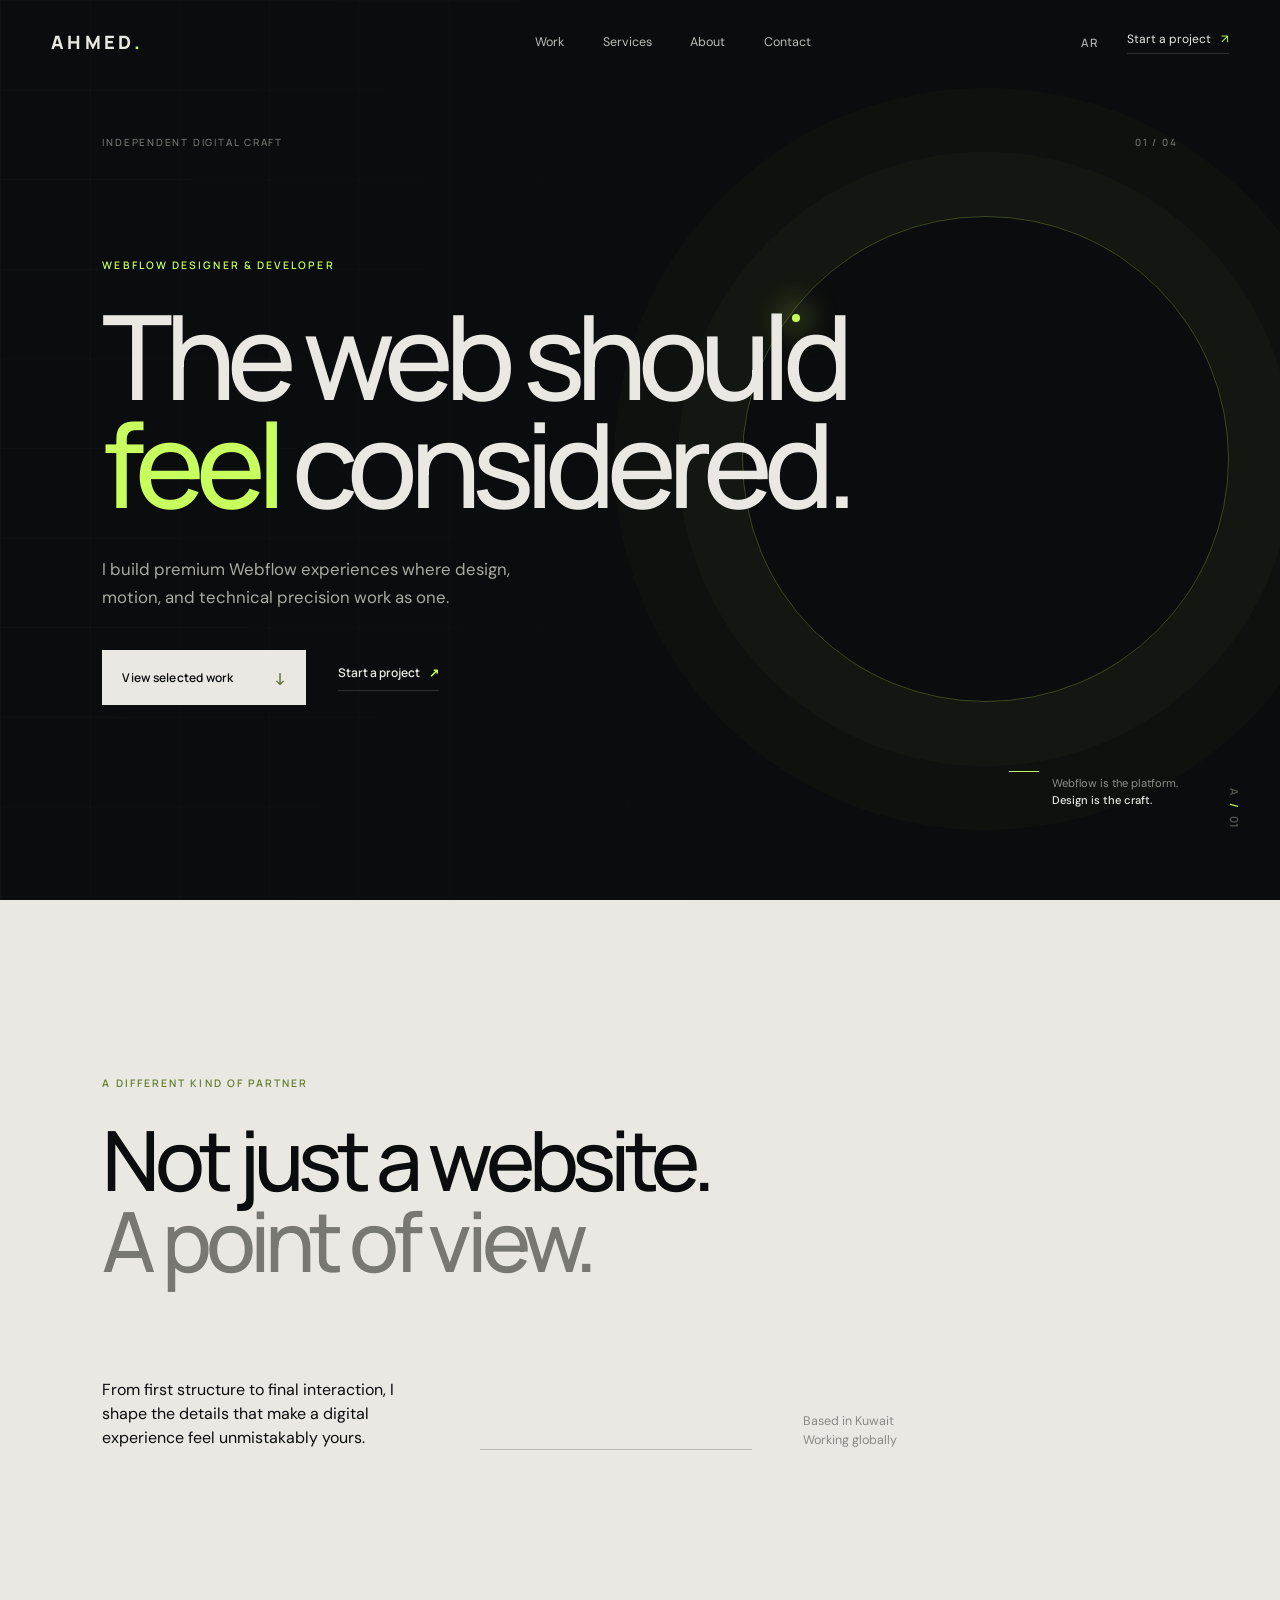
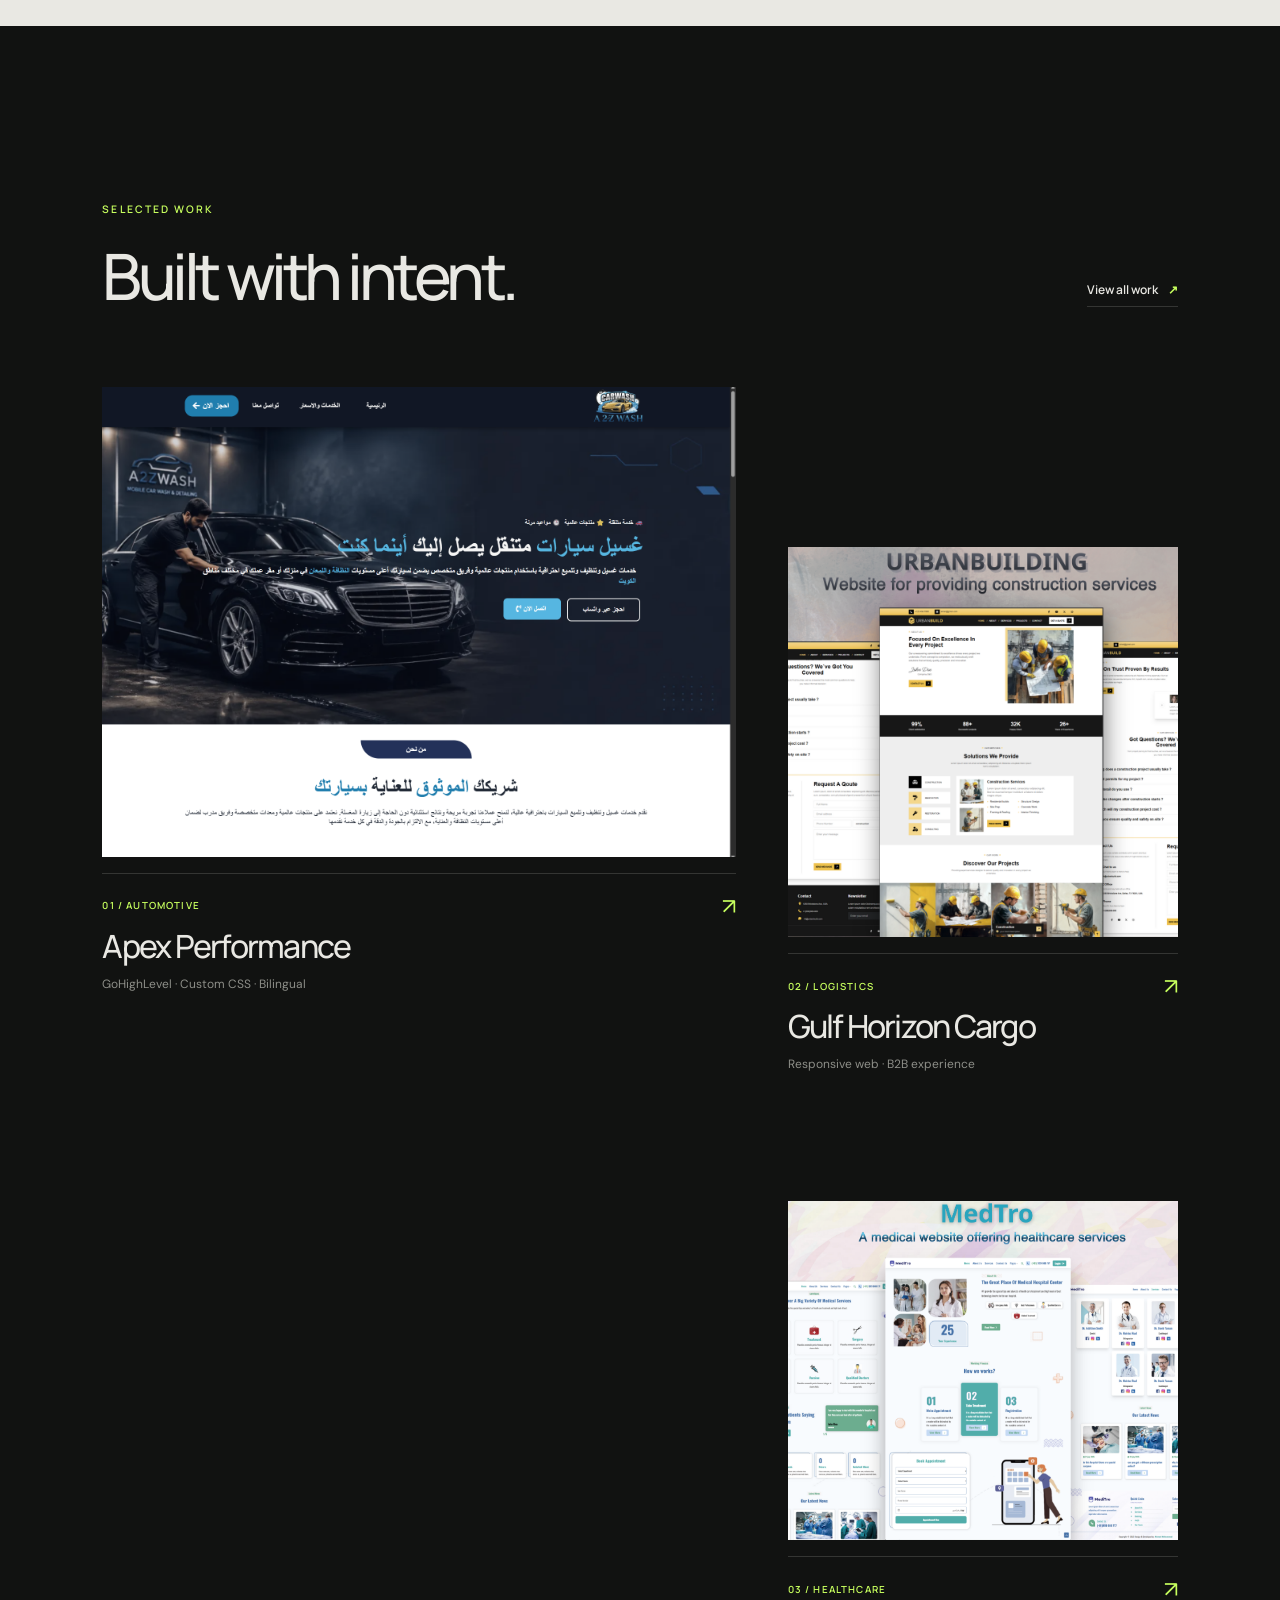
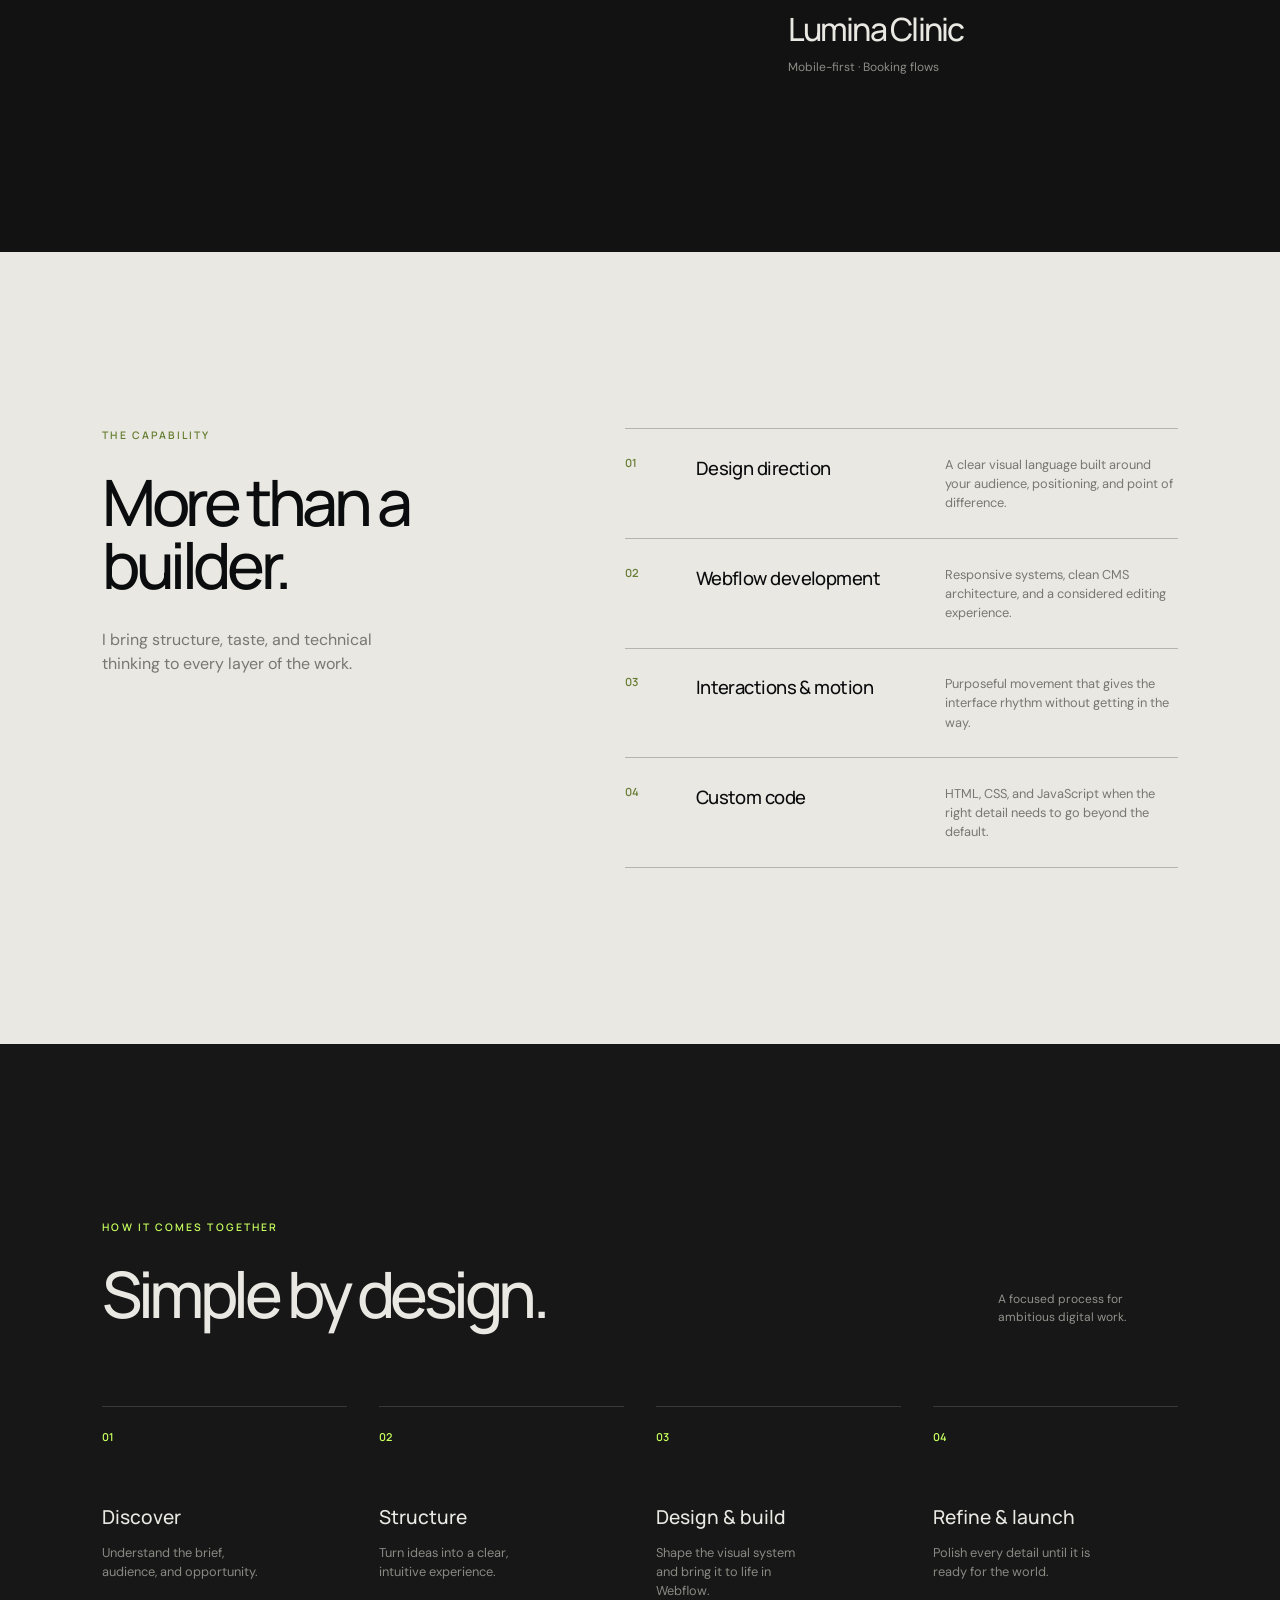
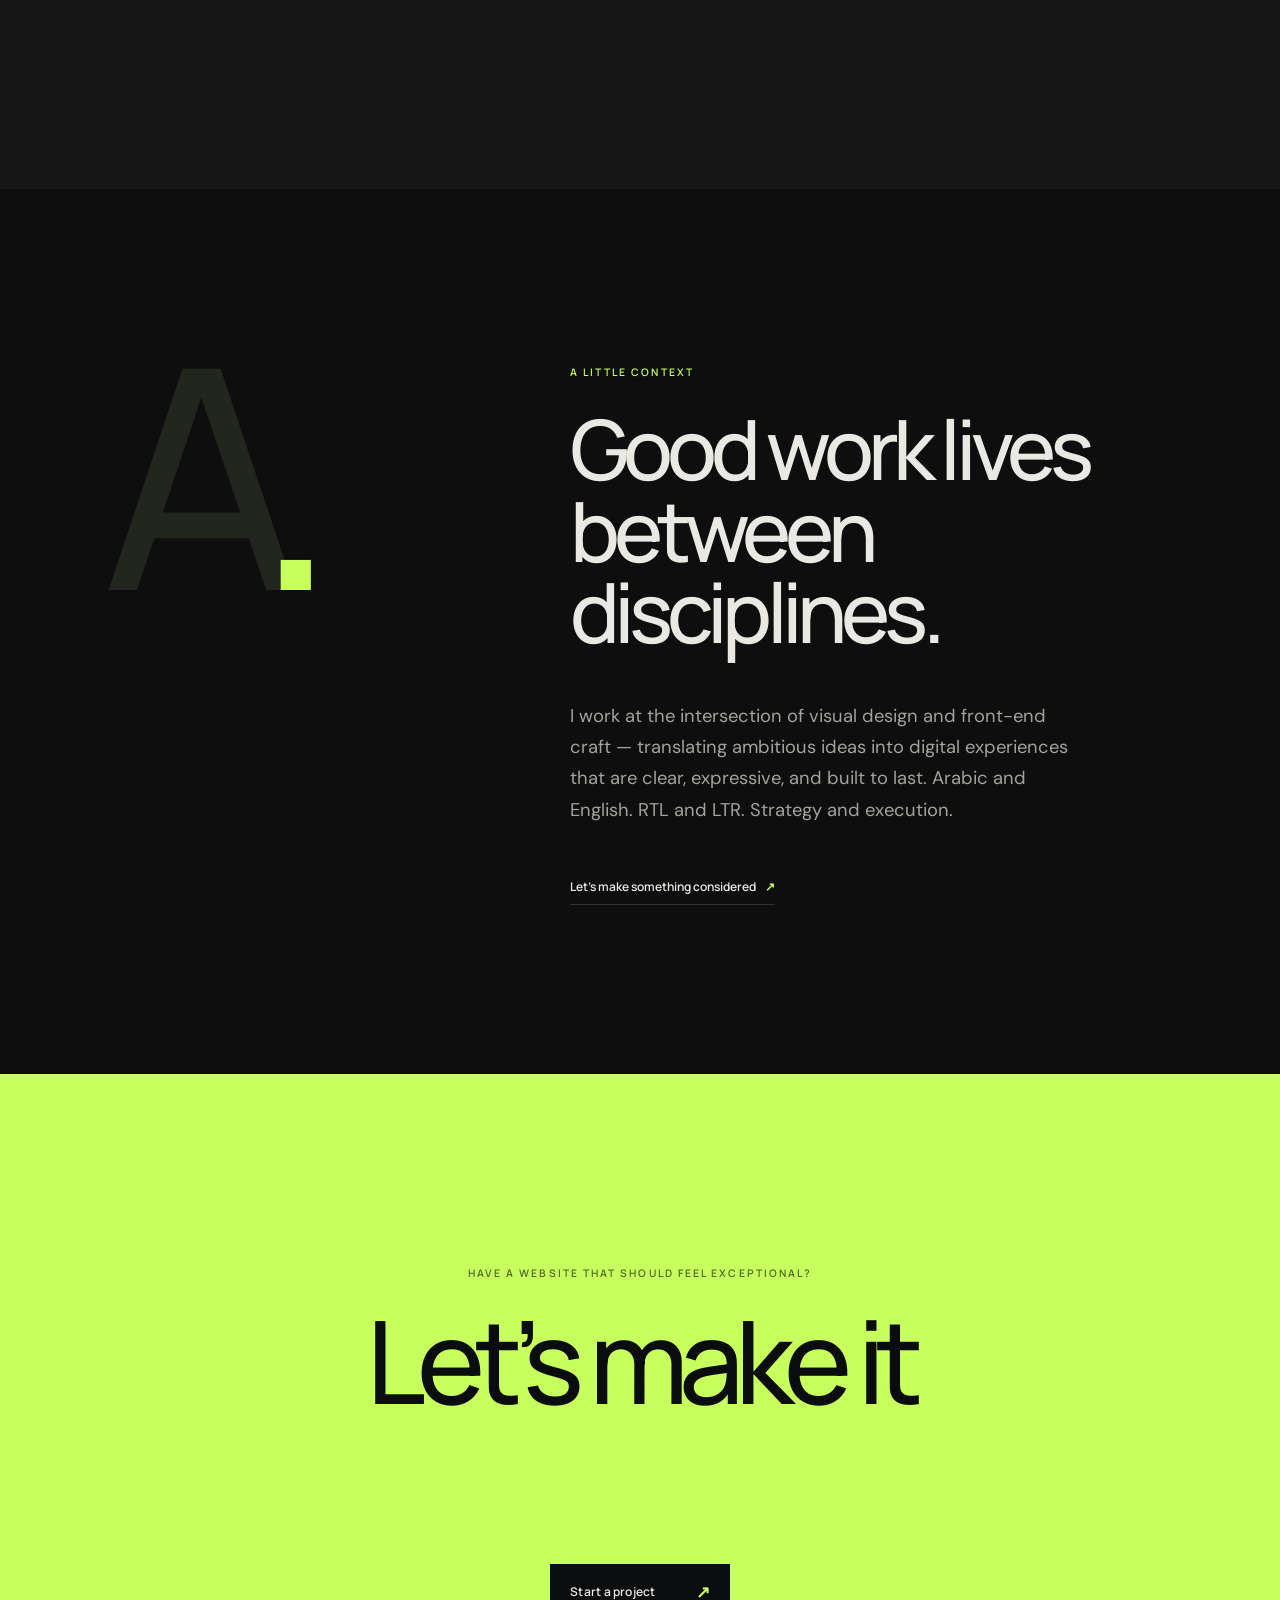
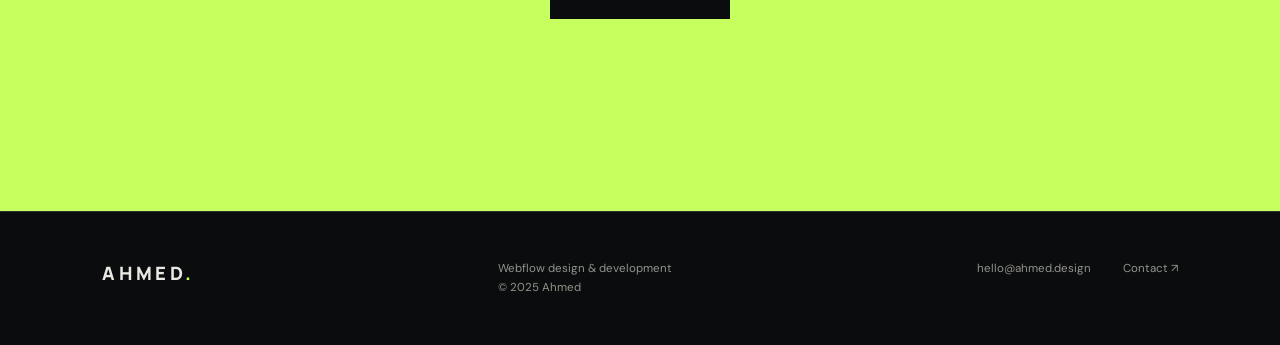
<file: index.html>
<!doctype html>
<html lang="en" dir="ltr">
<head>
  <meta charset="UTF-8" />
  <meta name="viewport" content="width=device-width, initial-scale=1" />
  <title>Ahmed — Webflow Designer & Developer</title>
  <meta name="description" content="Premium Webflow websites where design, motion, and technical precision work as one." />
  <meta property="og:title" content="Ahmed — Webflow Designer & Developer" />
  <meta property="og:description" content="Premium Webflow experiences for brands that care how the web feels." />
  <link rel="stylesheet" href="assets/css/main.css" />
</head>
<body>
  <header class="site-header">
    <a class="wordmark" href="index.html">AHMED<span>.</span></a>
    <nav class="desktop-nav" aria-label="Primary navigation"><a href="#work">Work</a><a href="services.html">Services</a><a href="#about">About</a><a href="contact.html">Contact</a></nav>
    <div class="header-actions"><button class="language" type="button" aria-label="Switch to Arabic">AR</button><a class="header-cta" href="contact.html">Start a project <span>↗</span></a></div>
    <button class="menu-toggle" type="button" aria-label="Open menu">Menu</button>
  </header>

  <main>
    <section class="hero" aria-labelledby="hero-title">
      <div class="hero-grid"></div><div class="hero-orbit"></div>
      <div class="hero-topline"><span>Independent digital craft</span><span>01 / 04</span></div>
      <div class="hero-copy"><p class="eyebrow">Webflow designer & developer</p><h1 id="hero-title">The web should<br /><em>feel</em> considered.</h1><p class="hero-lead">I build premium Webflow experiences where design, motion, and technical precision work as one.</p><div class="hero-actions"><a class="button button-light" href="#work">View selected work <span>↓</span></a><a class="text-link" href="contact.html">Start a project <span>↗</span></a></div></div>
      <div class="hero-note"><span class="note-line"></span><p>Webflow is the platform.<br /><strong>Design is the craft.</strong></p></div>
      <div class="hero-index">A<span>/</span>01</div>
    </section>

    <section class="statement section-pad"><p class="eyebrow">A different kind of partner</p><h2>Not just a website.<br /><span>A point of view.</span></h2><div class="statement-foot"><p>From first structure to final interaction, I shape the details that make a digital experience feel unmistakably yours.</p><span class="rule"></span><p class="muted">Based in Kuwait<br />Working globally</p></div></section>

    <section id="work" class="work-section section-pad"><div class="section-heading"><div><p class="eyebrow">Selected work</p><h2>Built with intent.</h2></div><a class="text-link" href="work.html">View all work <span>↗</span></a></div><div class="project-list">
      <a class="project project-large" href="work/automotive-service.html"><div class="project-image image-automotive"><img src="assets/images/projects/car-wash.png" alt="Automotive service website preview" /></div><div class="project-meta"><span>01 / Automotive</span><h3>Apex Performance</h3><p>GoHighLevel · Custom CSS · Bilingual</p><span class="project-arrow">↗</span></div></a>
      <a class="project project-offset" href="work/logistics-group.html"><div class="project-image image-logistics"><img src="assets/images/projects/building.png" alt="Logistics and corporate website preview" /></div><div class="project-meta"><span>02 / Logistics</span><h3>Gulf Horizon Cargo</h3><p>Responsive web · B2B experience</p><span class="project-arrow">↗</span></div></a>
      <a class="project project-third" href="work/medical-center.html"><div class="project-image image-medical"><img src="assets/images/projects/MedTro.png" alt="Medical center website preview" /></div><div class="project-meta"><span>03 / Healthcare</span><h3>Lumina Clinic</h3><p>Mobile-first · Booking flows</p><span class="project-arrow">↗</span></div></a>
    </div></section>

    <section class="capabilities section-pad"><div class="capabilities-intro"><p class="eyebrow">The capability</p><h2>More than a builder.</h2><p>I bring structure, taste, and technical thinking to every layer of the work.</p></div><div class="capability-list"><div><b>01</b><h3>Design direction</h3><p>A clear visual language built around your audience, positioning, and point of difference.</p></div><div><b>02</b><h3>Webflow development</h3><p>Responsive systems, clean CMS architecture, and a considered editing experience.</p></div><div><b>03</b><h3>Interactions & motion</h3><p>Purposeful movement that gives the interface rhythm without getting in the way.</p></div><div><b>04</b><h3>Custom code</h3><p>HTML, CSS, and JavaScript when the right detail needs to go beyond the default.</p></div></div></section>

    <section class="process section-pad"><div class="section-heading"><div><p class="eyebrow">How it comes together</p><h2>Simple by design.</h2></div><p class="process-note">A focused process for ambitious digital work.</p></div><div class="process-grid"><div><span>01</span><h3>Discover</h3><p>Understand the brief, audience, and opportunity.</p></div><div><span>02</span><h3>Structure</h3><p>Turn ideas into a clear, intuitive experience.</p></div><div><span>03</span><h3>Design & build</h3><p>Shape the visual system and bring it to life in Webflow.</p></div><div><span>04</span><h3>Refine & launch</h3><p>Polish every detail until it is ready for the world.</p></div></div></section>

    <section id="about" class="about-section section-pad"><div class="about-mark">A<span>.</span></div><div><p class="eyebrow">A little context</p><h2>Good work lives<br />between disciplines.</h2><p class="about-copy">I work at the intersection of visual design and front-end craft — translating ambitious ideas into digital experiences that are clear, expressive, and built to last. Arabic and English. RTL and LTR. Strategy and execution.</p><a class="text-link" href="contact.html">Let’s make something considered <span>↗</span></a></div></section>

    <section class="closing"><p class="eyebrow">Have a website that should feel exceptional?</p><h2>Let’s make it<br /><em>memorable.</em></h2><a class="button button-light" href="contact.html">Start a project <span>↗</span></a></section>
  </main>
  <footer><a class="wordmark" href="index.html">AHMED<span>.</span></a><p>Webflow design & development<br />© 2025 Ahmed</p><div><a href="mailto:hello@ahmed.design">hello@ahmed.design</a><a href="contact.html">Contact ↗</a></div></footer>
  <script src="assets/js/portfolio.js"></script>
</body>
</html>
</file>
<file: assets/css/main.css>
@import url('https://fonts.googleapis.com/css2?family=DM+Sans:wght@400;500;600;700&family=Manrope:wght@400;500;600;700;800&display=swap');
:root{--ink:#0b0c0d;--paper:#e9e8e3;--muted:#92928d;--line:rgba(233,232,227,.16);--accent:#c7ff5e;--sans:'Manrope',sans-serif;--body:'DM Sans',sans-serif}*{box-sizing:border-box}html{scroll-behavior:smooth;background:var(--ink)}body{margin:0;background:var(--ink);color:var(--paper);font-family:var(--body);font-size:16px;line-height:1.5;overflow-x:hidden}a{color:inherit;text-decoration:none}button{font:inherit;color:inherit;background:none;border:0;cursor:pointer}.site-header{height:84px;display:flex;align-items:center;justify-content:space-between;padding:0 4vw;position:absolute;top:0;left:0;right:0;z-index:5}.wordmark{font:800 1.15rem var(--sans);letter-spacing:.18em}.wordmark span,.eyebrow{color:var(--accent)}.desktop-nav{display:flex;gap:2.4rem;margin-left:10vw;font-size:.78rem;color:#bbbcb6}.desktop-nav a,.header-cta,.text-link,footer a{transition:color .2s}.desktop-nav a:hover,.header-cta:hover,.text-link:hover,footer a:hover{color:var(--accent)}.header-actions{display:flex;align-items:center;gap:1.4rem}.language{font:600 .72rem var(--sans);letter-spacing:.1em;color:#aaa}.header-cta{font-size:.75rem;border-bottom:1px solid var(--line);padding-bottom:5px}.header-cta span,.text-link span{color:var(--accent);margin-left:.45rem}.menu-toggle{display:none}.hero{min-height:100vh;position:relative;padding:15vh 8vw 8vh;display:flex;align-items:center;overflow:hidden}.hero-grid{position:absolute;inset:0;opacity:.33;background-image:linear-gradient(rgba(255,255,255,.06) 1px,transparent 1px),linear-gradient(90deg,rgba(255,255,255,.06) 1px,transparent 1px);background-size:7vw 7vw;mask-image:linear-gradient(90deg,#000,transparent 72%)}.hero-orbit{position:absolute;right:4vw;top:24%;width:38vw;height:38vw;border:1px solid rgba(199,255,94,.25);border-radius:50%;box-shadow:0 0 0 5vw rgba(199,255,94,.025),0 0 0 10vw rgba(199,255,94,.02)}.hero-orbit:after{content:'';position:absolute;width:8px;height:8px;border-radius:50%;background:var(--accent);top:20%;left:10%;box-shadow:0 0 30px 8px rgba(199,255,94,.4)}.hero-topline{position:absolute;top:15vh;left:8vw;right:8vw;display:flex;justify-content:space-between;text-transform:uppercase;font:500 .62rem var(--sans);letter-spacing:.18em;color:#777873}.hero-copy{position:relative;z-index:1;max-width:800px}.eyebrow{text-transform:uppercase;font:600 .65rem var(--sans);letter-spacing:.2em;margin:0 0 1.8rem}.hero h1{font:500 clamp(4rem,9.2vw,9rem)/.92 var(--sans);letter-spacing:-.075em;margin:0}.hero h1 em,.closing h2 em{font-style:normal;color:var(--accent)}.hero-lead{color:#aaa9a3;max-width:420px;font-size:1.05rem;line-height:1.65;margin:2.4rem 0}.hero-actions{display:flex;align-items:center;gap:2rem}.button{display:inline-flex;align-items:center;gap:2.5rem;padding:1rem 1.25rem;font:600 .75rem var(--sans);letter-spacing:.02em}.button-light{background:var(--paper);color:var(--ink)}.button-light span{color:#5c6d31;font-size:1.05rem}.text-link{font:600 .75rem var(--sans);border-bottom:1px solid var(--line);padding-bottom:.55rem}.hero-note{position:absolute;right:8vw;bottom:9vh;display:flex;gap:.8rem;color:#8d8e88;font-size:.7rem;line-height:1.45}.note-line{width:30px;height:1px;background:var(--accent);margin-top:7px}.hero-note strong{color:var(--paper);font-weight:500}.hero-index{position:absolute;right:3vw;bottom:8vh;color:#555750;font:600 .7rem var(--sans);writing-mode:vertical-rl}.hero-index span{color:var(--accent);padding:8px 0}.section-pad{padding:11rem 8vw}.statement{background:var(--paper);color:var(--ink);min-height:80vh;display:flex;flex-direction:column;justify-content:center}.statement .eyebrow{color:#647d2e}.statement h2,.section-heading h2,.capabilities h2,.about-section h2{font:500 clamp(3rem,6.5vw,7rem)/.98 var(--sans);letter-spacing:-.07em;margin:0;max-width:850px}.statement h2 span{color:#777872}.statement-foot{display:grid;grid-template-columns:1.2fr 1fr .55fr;gap:4vw;align-items:end;margin-top:6rem;max-width:850px}.statement-foot p{margin:0;font-size:1rem;max-width:310px}.statement-foot .muted{color:#898a85;font-size:.78rem}.rule{border-top:1px solid #b8b8b1;width:100%}.section-heading{display:flex;align-items:end;justify-content:space-between;margin-bottom:5rem}.section-heading h2{font-size:clamp(3rem,5vw,5.4rem)}.work-section{background:#111211}.project-list{display:grid;grid-template-columns:1.3fr .8fr;gap:10vw 4vw;align-items:start}.project{display:block}.project-large{grid-row:span 2}.project-offset{margin-top:10rem}.project-third{margin-top:0}.project-image{overflow:hidden;background:#20231c;aspect-ratio:1.35}.project-offset .project-image{aspect-ratio:1}.project-third .project-image{aspect-ratio:1.15}.project-image img{width:100%;height:100%;object-fit:cover;display:block;filter:saturate(.72);transition:transform .7s cubic-bezier(.2,.75,.25,1),filter .4s}.project:hover img{transform:scale(1.045);filter:saturate(1)}.image-automotive{background:#59604b}.image-logistics{background:#313a3d}.image-medical{background:#827e76}.project-meta{position:relative;padding:1.15rem 0 0;border-top:1px solid var(--line);margin-top:1rem}.project-meta span:first-child{font:600 .61rem var(--sans);letter-spacing:.12em;text-transform:uppercase;color:var(--accent)}.project-meta h3{font:500 clamp(1.5rem,2.5vw,2.5rem) var(--sans);letter-spacing:-.055em;margin:.45rem 0}.project-meta p{color:#8d8e88;font-size:.75rem;margin:0}.project-arrow{position:absolute;right:0;top:1rem;font-size:1.4rem;color:var(--accent)}.capabilities{display:grid;grid-template-columns:.8fr 1.2fr;gap:12vw;background:#e9e8e3;color:var(--ink)}.capabilities .eyebrow{color:#647d2e}.capabilities-intro h2{font-size:clamp(3rem,5vw,5.4rem)}.capabilities-intro>p:last-child{max-width:270px;color:#777872;margin-top:2rem}.capability-list{border-top:1px solid #b4b5af}.capability-list>div{display:grid;grid-template-columns:55px 1fr 1fr;gap:1rem;padding:1.6rem 0;border-bottom:1px solid #b4b5af;align-items:start}.capability-list b{font:600 .7rem var(--sans);color:#687e35}.capability-list h3{font:500 1.15rem var(--sans);margin:0;letter-spacing:-.03em}.capability-list p{font-size:.8rem;color:#777872;margin:0;max-width:230px}.process{background:#161716}.process-note{max-width:180px;color:#92938c;font-size:.75rem;margin:0}.process-grid{display:grid;grid-template-columns:repeat(4,1fr);gap:2rem}.process-grid>div{border-top:1px solid var(--line);padding-top:1.1rem}.process-grid span{color:var(--accent);font:600 .68rem var(--sans)}.process-grid h3{font:500 1.2rem var(--sans);margin:3.5rem 0 .6rem}.process-grid p{color:#898a84;font-size:.8rem;max-width:160px}.about-section{display:grid;grid-template-columns:.75fr 1.25fr;gap:8vw;background:#0d0e0d}.about-mark{font:500 clamp(10rem,24vw,24rem)/.7 var(--sans);letter-spacing:-.15em;color:#23261f}.about-mark span{color:var(--accent)}.about-copy{font-size:1.15rem;line-height:1.7;color:#a2a39c;max-width:520px;margin:3rem 0}.closing{padding:12rem 8vw;text-align:center;background:var(--accent);color:var(--ink)}.closing .eyebrow{color:#516526}.closing h2{font:500 clamp(4rem,9vw,9rem)/.9 var(--sans);letter-spacing:-.08em;margin:0 0 3rem}.closing .button{background:var(--ink);color:var(--paper);text-align:left}.closing .button span{color:var(--accent)}footer{padding:3rem 8vw;display:flex;justify-content:space-between;align-items:start;border-top:1px solid var(--line);color:#92938c;font-size:.72rem}footer p{margin:0;line-height:1.6}footer>div{display:flex;gap:2rem}footer .wordmark{color:var(--paper)}@media(max-width:800px){.site-header{height:70px;padding:0 6vw}.desktop-nav,.header-actions{display:none}.menu-toggle{display:block;font-size:.7rem;text-transform:uppercase;letter-spacing:.15em}.hero{padding:19vh 6vw 8vh;min-height:92vh}.hero-topline{top:12vh;left:6vw;right:6vw}.hero-orbit{width:80vw;height:80vw;right:-25vw;top:42%;opacity:.65}.hero h1{font-size:clamp(3.8rem,16vw,7rem)}.hero-lead{font-size:.95rem}.hero-note{left:6vw;right:auto;bottom:5vh}.hero-index{display:none}.section-pad{padding:6.5rem 6vw}.statement{min-height:70vh}.statement-foot{grid-template-columns:1fr;gap:1.5rem;margin-top:4rem}.statement-foot .rule{display:none}.section-heading{display:block;margin-bottom:3rem}.section-heading .text-link{display:inline-block;margin-top:2rem}.project-list{display:block}.project{margin:0 0 4.5rem}.project-offset{margin-top:0}.capabilities,.about-section{display:block}.capability-list{margin-top:4rem}.capability-list>div{grid-template-columns:35px 1fr;gap:.4rem 1rem}.capability-list p{grid-column:2}.process-grid{grid-template-columns:1fr 1fr;gap:3rem 1.5rem}.process-grid h3{margin-top:2rem}.about-mark{font-size:12rem;margin-bottom:4rem}.about-copy{font-size:1rem}.closing{padding:8rem 6vw}footer{padding:2.5rem 6vw;display:grid;gap:2rem}footer>div{justify-content:space-between}}
@media(prefers-reduced-motion:reduce){html{scroll-behavior:auto}.project-image img{transition:none}}
[dir=rtl]{font-family:var(--body);text-align:right}[dir=rtl] .desktop-nav{margin-left:0;margin-right:10vw}[dir=rtl] .hero-note{right:auto;left:8vw}[dir=rtl] .project-arrow{right:auto;left:0}[dir=rtl] .header-cta span,[dir=rtl] .text-link span{margin-left:0;margin-right:.45rem}
</file>
